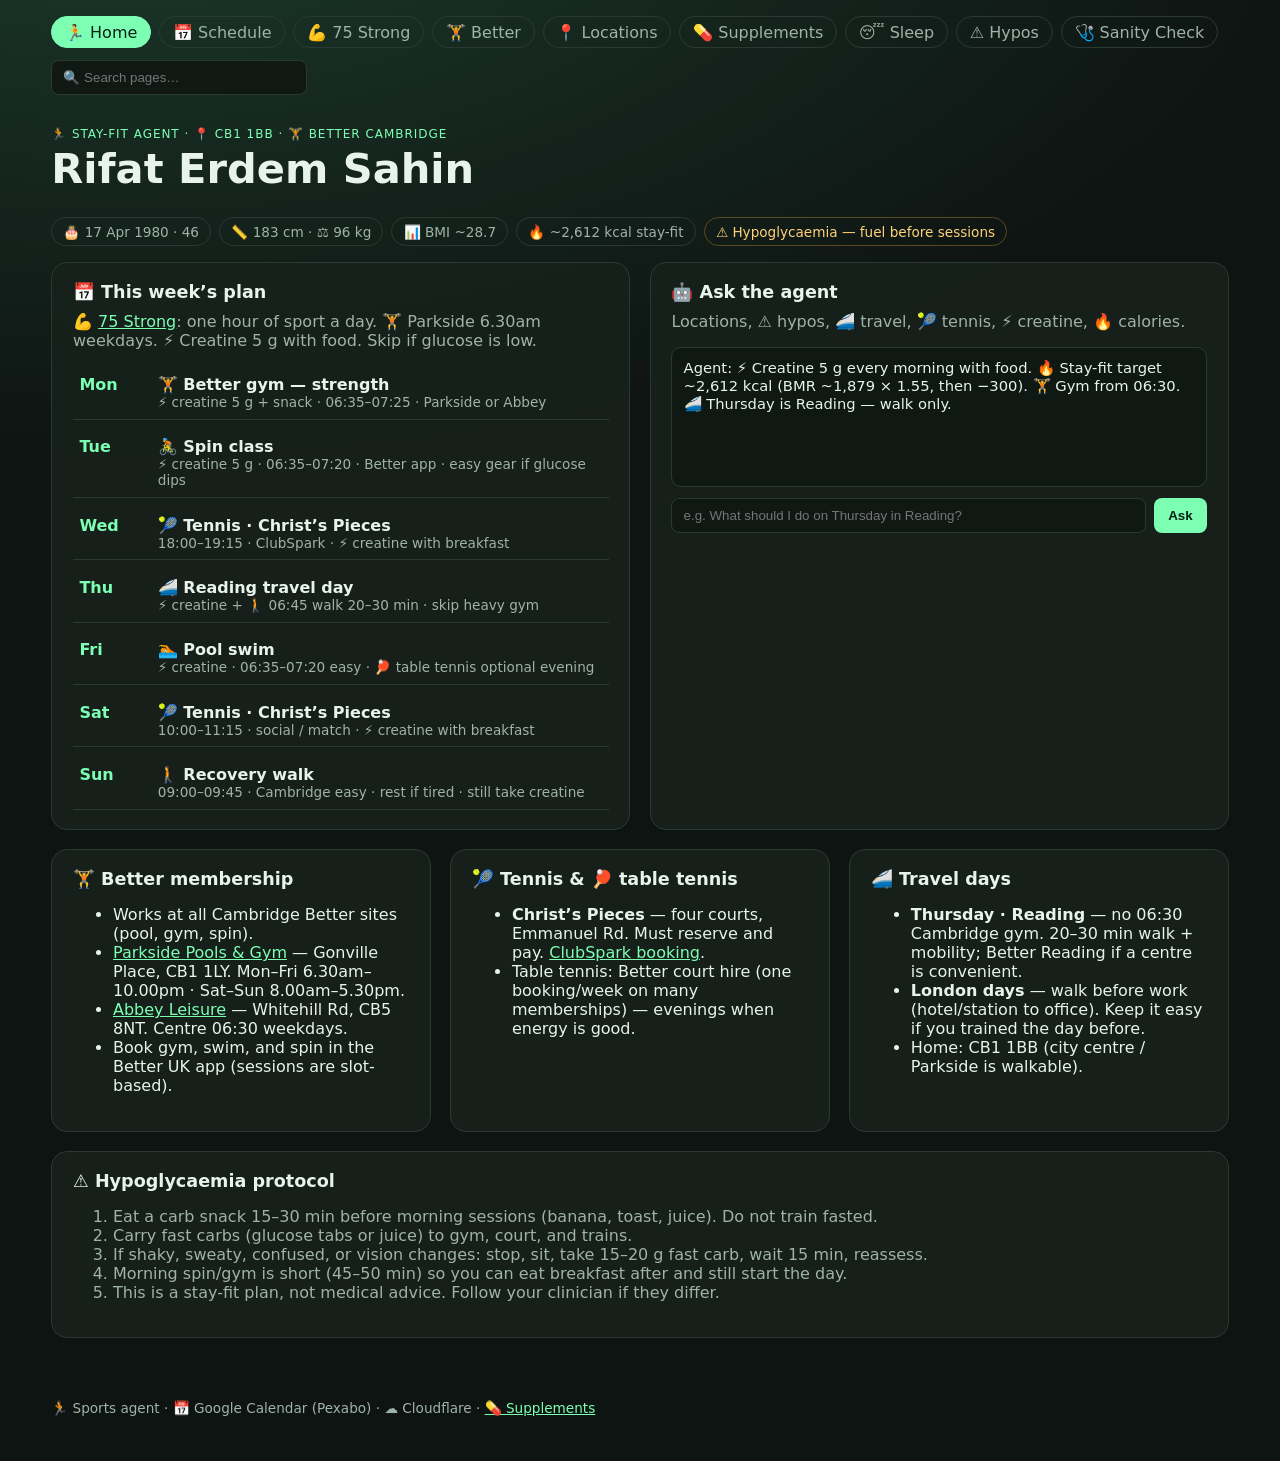
<file: public/index.html>
<!DOCTYPE html>
<html lang="en">
<head>
  <meta charset="UTF-8" />
  <meta name="viewport" content="width=device-width, initial-scale=1" />
  <title>🏃 Erdem Sports Agent</title>
  <link rel="stylesheet" href="./styles.css" />
  <link rel="icon" href="data:image/svg+xml,<svg xmlns='http://www.w3.org/2000/svg' viewBox='0 0 100 100'><text y='.9em' font-size='90'>🏃</text></svg>" />
</head>
<body>
  <div id="site-nav"></div>
  <header class="top">
    <div>
      <p class="kicker">🏃 Stay-fit agent · 📍 CB1 1BB · 🏋️ Better Cambridge</p>
      <h1>Rifat Erdem Sahin</h1>
    </div>
    <div class="stats">
      <span>🎂 17 Apr 1980 · 46</span>
      <span>📏 183 cm · ⚖️ 96 kg</span>
      <span>📊 BMI ~28.7</span>
      <span>🔥 ~2,612 kcal stay-fit</span>
      <span class="warn">⚠️ Hypoglycaemia — fuel before sessions</span>
    </div>
  </header>

  <main>
    <section class="grid-2">
      <article class="card">
        <h2>📅 This week’s plan</h2>
        <p class="lede">💪 <a href="./strong.html">75 Strong</a>: one hour of sport a day. 🏋️ Parkside 6.30am weekdays. ⚡ Creatine 5 g with food. Skip if glucose is low.</p>
        <ol id="week" class="week"></ol>
      </article>
      <article class="card">
        <h2>🤖 Ask the agent</h2>
        <p class="lede">Locations, ⚠️ hypos, 🚄 travel, 🎾 tennis, ⚡ creatine, 🔥 calories.</p>
        <div id="chat" class="chat"></div>
        <form id="ask">
          <input name="q" autocomplete="off" placeholder="e.g. What should I do on Thursday in Reading?" />
          <button type="submit">Ask</button>
        </form>
      </article>
    </section>

    <section class="grid-3">
      <article class="card">
        <h2>🏋️ Better membership</h2>
        <ul>
          <li>Works at all Cambridge Better sites (pool, gym, spin).</li>
          <li><a href="https://www.better.org.uk/parksidepools" target="_blank" rel="noreferrer">Parkside Pools &amp; Gym</a> — Gonville Place, CB1 1LY. Mon–Fri 6.30am–10.00pm · Sat–Sun 8.00am–5.30pm.</li>
          <li><a href="https://www.better.org.uk/leisure-centre/cambridge/abbeyleisurecomplex" target="_blank" rel="noreferrer">Abbey Leisure</a> — Whitehill Rd, CB5 8NT. Centre 06:30 weekdays.</li>
          <li>Book gym, swim, and spin in the Better UK app (sessions are slot-based).</li>
        </ul>
      </article>
      <article class="card">
        <h2>🎾 Tennis &amp; 🏓 table tennis</h2>
        <ul>
          <li><strong>Christ’s Pieces</strong> — four courts, Emmanuel Rd. Must reserve and pay. <a href="https://clubspark.lta.org.uk/christs-pieces" target="_blank" rel="noreferrer">ClubSpark booking</a>.</li>
          <li>Table tennis: Better court hire (one booking/week on many memberships) — evenings when energy is good.</li>
        </ul>
      </article>
      <article class="card">
        <h2>🚄 Travel days</h2>
        <ul>
          <li><strong>Thursday · Reading</strong> — no 06:30 Cambridge gym. 20–30 min walk + mobility; Better Reading if a centre is convenient.</li>
          <li><strong>London days</strong> — walk before work (hotel/station to office). Keep it easy if you trained the day before.</li>
          <li>Home: CB1 1BB (city centre / Parkside is walkable).</li>
        </ul>
      </article>
    </section>

    <section class="card hypo">
      <h2>⚠️ Hypoglycaemia protocol</h2>
      <ol>
        <li>Eat a carb snack 15–30 min before morning sessions (banana, toast, juice). Do not train fasted.</li>
        <li>Carry fast carbs (glucose tabs or juice) to gym, court, and trains.</li>
        <li>If shaky, sweaty, confused, or vision changes: stop, sit, take 15–20 g fast carb, wait 15 min, reassess.</li>
        <li>Morning spin/gym is short (45–50 min) so you can eat breakfast after and still start the day.</li>
        <li>This is a stay-fit plan, not medical advice. Follow your clinician if they differ.</li>
      </ol>
    </section>
  </main>
  <footer>
    <p>🏃 Sports agent · 📅 Google Calendar (Pexabo) · ☁️ Cloudflare · <a href="./supplements.html">💊 Supplements</a></p>
  </footer>
  <script src="./nav.js"></script>
  <script src="./app.js"></script>
</body>
</html>
</file>
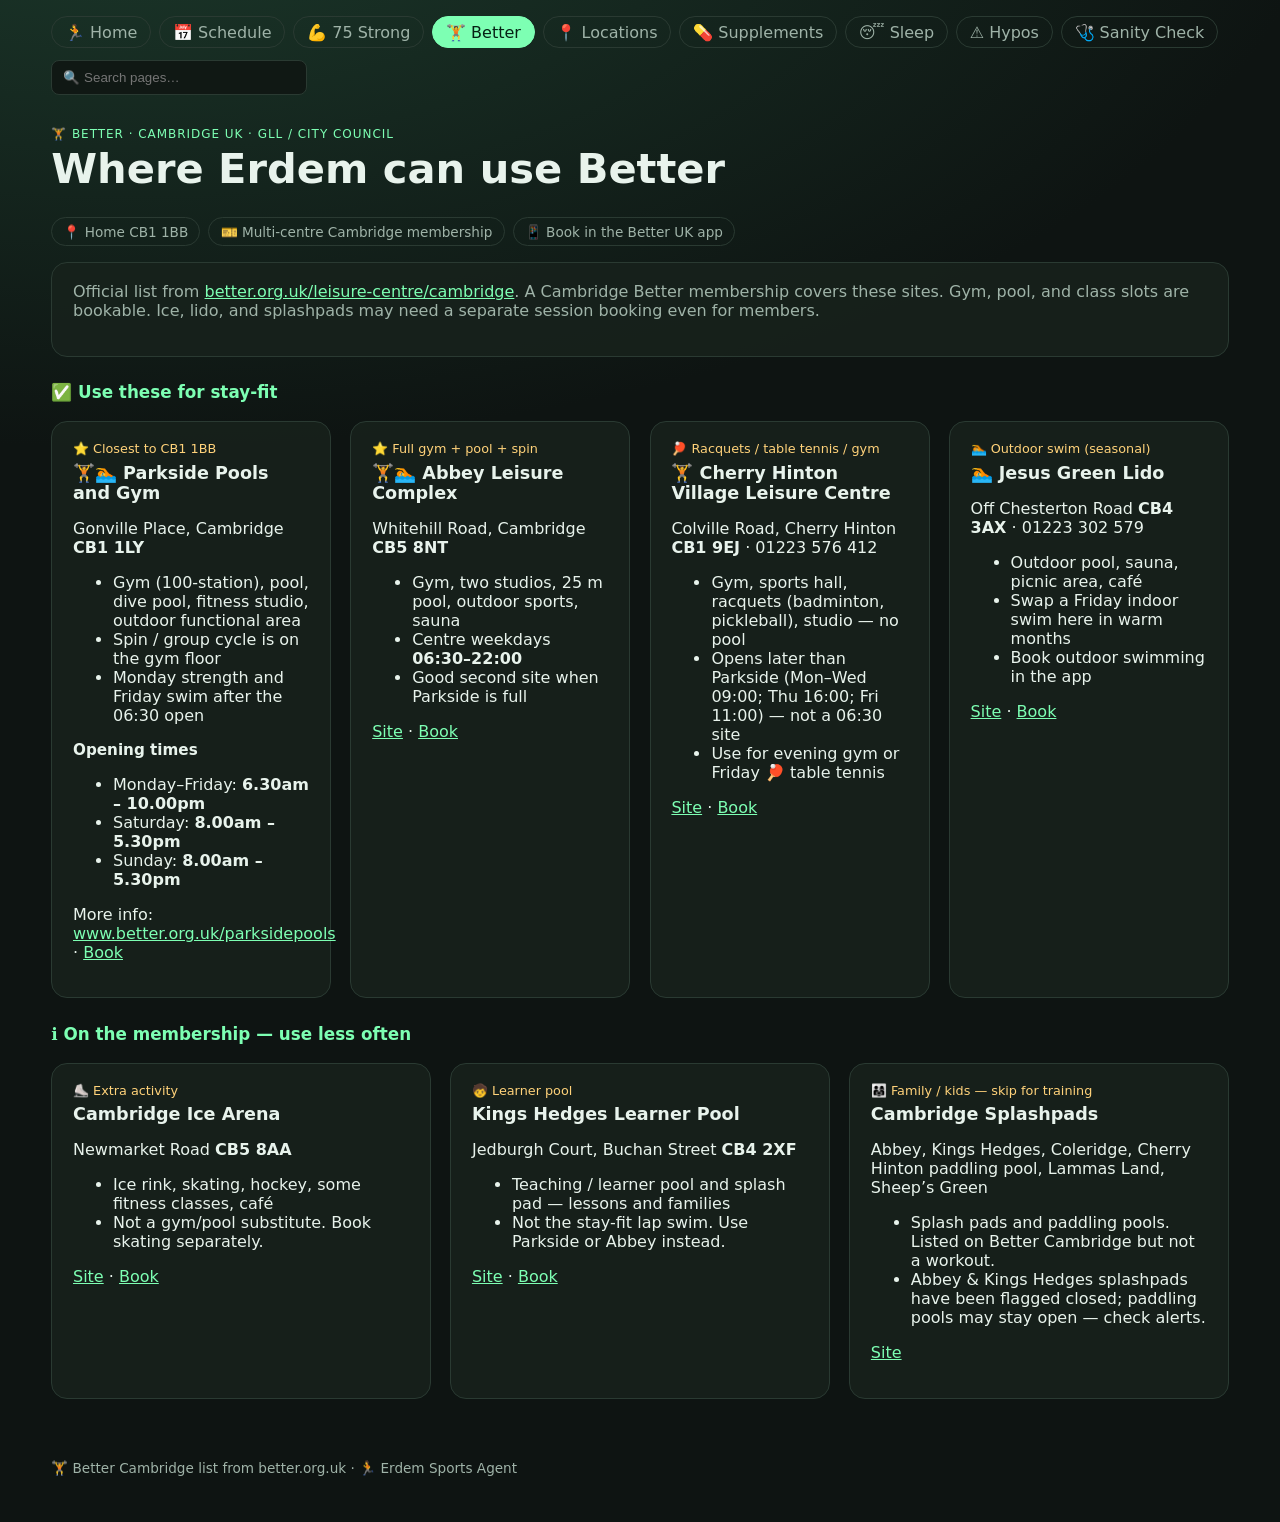
<file: public/better.html>
<!DOCTYPE html>
<html lang="en">
<head>
  <meta charset="UTF-8" />
  <meta name="viewport" content="width=device-width, initial-scale=1" />
  <title>🏋️ Better Cambridge · Erdem Sports Agent</title>
  <link rel="stylesheet" href="./styles.css" />
</head>
<body>
  <div id="site-nav"></div>
  <header class="top">
    <div>
      <p class="kicker">🏋️ Better · Cambridge UK · GLL / City Council</p>
      <h1>Where Erdem can use Better</h1>
    </div>
    <div class="stats">
      <span>📍 Home CB1 1BB</span>
      <span>🎫 Multi-centre Cambridge membership</span>
      <span>📱 Book in the Better UK app</span>
    </div>
  </header>
  <main>
    <section class="card">
      <p class="lede">Official list from <a href="https://www.better.org.uk/leisure-centre/cambridge" target="_blank" rel="noreferrer">better.org.uk/leisure-centre/cambridge</a>. A Cambridge Better membership covers these sites. Gym, pool, and class slots are bookable. Ice, lido, and splashpads may need a separate session booking even for members.</p>
    </section>

    <h2 class="section-title">✅ Use these for stay-fit</h2>
    <section class="grid-2">
      <article class="card" id="parkside">
        <p class="tag">⭐ Closest to CB1 1BB</p>
        <h2>🏋️🏊 Parkside Pools and Gym</h2>
        <p>Gonville Place, Cambridge <strong>CB1 1LY</strong></p>
        <ul>
          <li>Gym (100-station), pool, dive pool, fitness studio, outdoor functional area</li>
          <li>Spin / group cycle is on the gym floor</li>
          <li>Monday strength and Friday swim after the 06:30 open</li>
        </ul>
        <h3>Opening times</h3>
        <ul>
          <li>Monday–Friday: <strong>6.30am – 10.00pm</strong></li>
          <li>Saturday: <strong>8.00am – 5.30pm</strong></li>
          <li>Sunday: <strong>8.00am – 5.30pm</strong></li>
        </ul>
        <p>More info: <a href="https://www.better.org.uk/parksidepools" target="_blank" rel="noreferrer">www.better.org.uk/parksidepools</a> · <a href="https://bookings.better.org.uk/location/parkside-pools-and-gym" target="_blank" rel="noreferrer">Book</a></p>
      </article>
      <article class="card" id="abbey">
        <p class="tag">⭐ Full gym + pool + spin</p>
        <h2>🏋️🏊 Abbey Leisure Complex</h2>
        <p>Whitehill Road, Cambridge <strong>CB5 8NT</strong></p>
        <ul>
          <li>Gym, two studios, 25 m pool, outdoor sports, sauna</li>
          <li>Centre weekdays <strong>06:30–22:00</strong></li>
          <li>Good second site when Parkside is full</li>
        </ul>
        <p><a href="https://www.better.org.uk/leisure-centre/cambridge/abbeyleisurecomplex" target="_blank" rel="noreferrer">Site</a> · <a href="https://bookings.better.org.uk/location/abbey-leisure-complex" target="_blank" rel="noreferrer">Book</a></p>
      </article>
      <article class="card" id="cherry">
        <p class="tag">🏓 Racquets / table tennis / gym</p>
        <h2>🏋️ Cherry Hinton Village Leisure Centre</h2>
        <p>Colville Road, Cherry Hinton <strong>CB1 9EJ</strong> · 01223 576 412</p>
        <ul>
          <li>Gym, sports hall, racquets (badminton, pickleball), studio — no pool</li>
          <li>Opens later than Parkside (Mon–Wed 09:00; Thu 16:00; Fri 11:00) — not a 06:30 site</li>
          <li>Use for evening gym or Friday 🏓 table tennis</li>
        </ul>
        <p><a href="https://www.better.org.uk/leisure-centre/cambridge/cherryhintonvillageleisurecentre" target="_blank" rel="noreferrer">Site</a> · <a href="https://bookings.better.org.uk/location/cherry-hinton" target="_blank" rel="noreferrer">Book</a></p>
      </article>
      <article class="card" id="lido">
        <p class="tag">🏊 Outdoor swim (seasonal)</p>
        <h2>🏊 Jesus Green Lido</h2>
        <p>Off Chesterton Road <strong>CB4 3AX</strong> · 01223 302 579</p>
        <ul>
          <li>Outdoor pool, sauna, picnic area, café</li>
          <li>Swap a Friday indoor swim here in warm months</li>
          <li>Book outdoor swimming in the app</li>
        </ul>
        <p><a href="https://www.better.org.uk/leisure-centre/cambridge/jesusgreenlido" target="_blank" rel="noreferrer">Site</a> · <a href="https://bookings.better.org.uk/location/jesus-green-lido" target="_blank" rel="noreferrer">Book</a></p>
      </article>
    </section>

    <h2 class="section-title">ℹ️ On the membership — use less often</h2>
    <section class="grid-2">
      <article class="card" id="ice">
        <p class="tag">⛸️ Extra activity</p>
        <h2>Cambridge Ice Arena</h2>
        <p>Newmarket Road <strong>CB5 8AA</strong></p>
        <ul>
          <li>Ice rink, skating, hockey, some fitness classes, café</li>
          <li>Not a gym/pool substitute. Book skating separately.</li>
        </ul>
        <p><a href="https://www.better.org.uk/leisure-centre/cambridge/cambridge-ice-arena" target="_blank" rel="noreferrer">Site</a> · <a href="https://bookings.better.org.uk/location/cambridge-ice-arena" target="_blank" rel="noreferrer">Book</a></p>
      </article>
      <article class="card" id="kings">
        <p class="tag">🧒 Learner pool</p>
        <h2>Kings Hedges Learner Pool</h2>
        <p>Jedburgh Court, Buchan Street <strong>CB4 2XF</strong></p>
        <ul>
          <li>Teaching / learner pool and splash pad — lessons and families</li>
          <li>Not the stay-fit lap swim. Use Parkside or Abbey instead.</li>
        </ul>
        <p><a href="https://www.better.org.uk/leisure-centre/cambridge/kingshedgeslearnerpool" target="_blank" rel="noreferrer">Site</a> · <a href="https://bookings.better.org.uk/location/kings-hedges-learner-pool" target="_blank" rel="noreferrer">Book</a></p>
      </article>
      <article class="card" id="splash">
        <p class="tag">👨‍👩‍👧 Family / kids — skip for training</p>
        <h2>Cambridge Splashpads</h2>
        <p>Abbey, Kings Hedges, Coleridge, Cherry Hinton paddling pool, Lammas Land, Sheep’s Green</p>
        <ul>
          <li>Splash pads and paddling pools. Listed on Better Cambridge but not a workout.</li>
          <li>Abbey &amp; Kings Hedges splashpads have been flagged closed; paddling pools may stay open — check alerts.</li>
        </ul>
        <p><a href="https://www.better.org.uk/leisure-centre/cambridge/cambridge-splashpads" target="_blank" rel="noreferrer">Site</a></p>
      </article>
    </section>
  </main>
  <footer>
    <p>🏋️ Better Cambridge list from better.org.uk · 🏃 Erdem Sports Agent</p>
  </footer>
  <script src="./nav.js"></script>
</body>
</html>
</file>
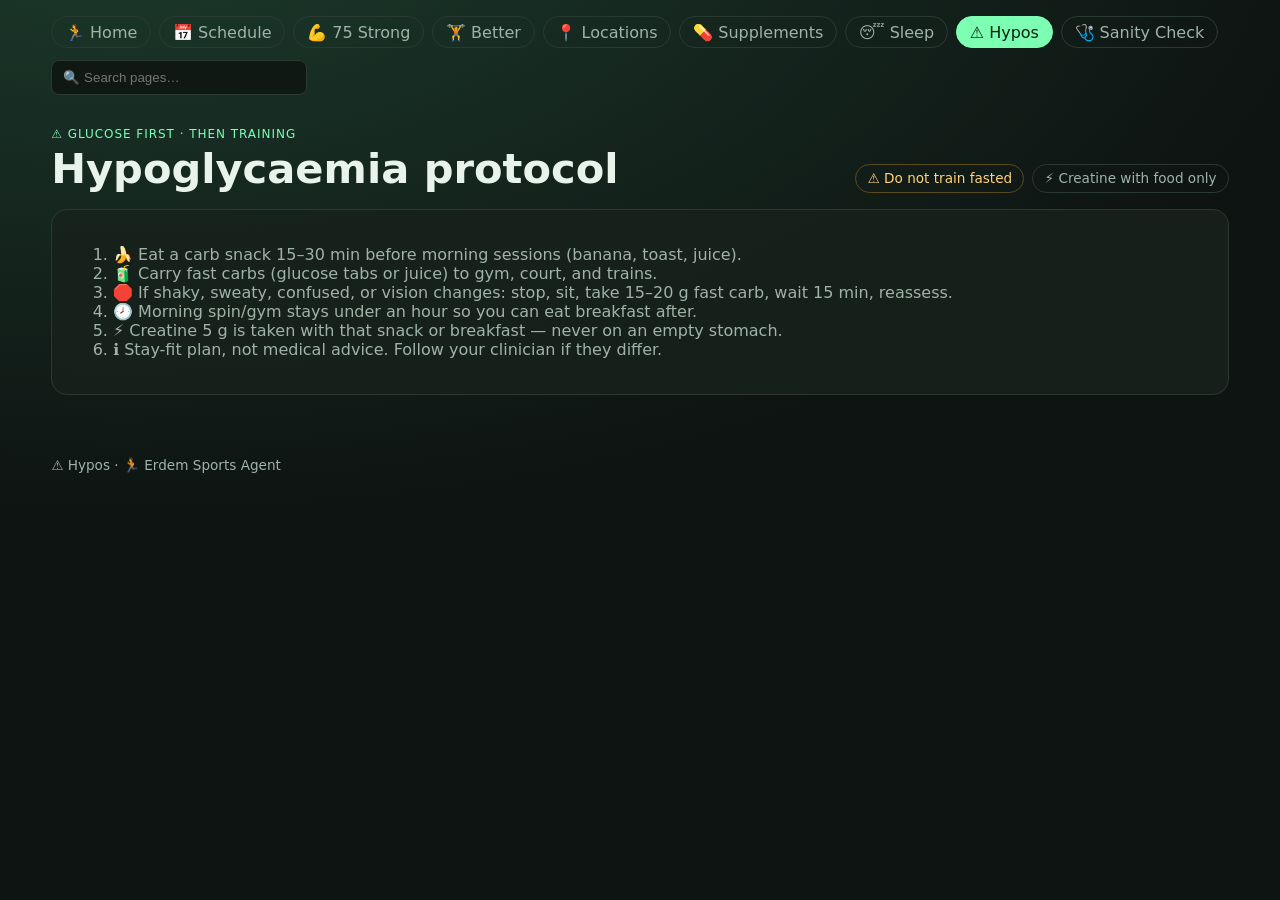
<file: public/hypo.html>
<!DOCTYPE html>
<html lang="en">
<head>
  <meta charset="UTF-8" />
  <meta name="viewport" content="width=device-width, initial-scale=1" />
  <title>⚠️ Hypos · Erdem Sports Agent</title>
  <link rel="stylesheet" href="./styles.css" />
</head>
<body>
  <div id="site-nav"></div>
  <header class="top">
    <div>
      <p class="kicker">⚠️ Glucose first · then training</p>
      <h1>Hypoglycaemia protocol</h1>
    </div>
    <div class="stats">
      <span class="warn">⚠️ Do not train fasted</span>
      <span>⚡ Creatine with food only</span>
    </div>
  </header>
  <main>
    <section class="card hypo">
      <ol>
        <li>🍌 Eat a carb snack 15–30 min before morning sessions (banana, toast, juice).</li>
        <li>🧃 Carry fast carbs (glucose tabs or juice) to gym, court, and trains.</li>
        <li>🛑 If shaky, sweaty, confused, or vision changes: stop, sit, take 15–20 g fast carb, wait 15 min, reassess.</li>
        <li>🕗 Morning spin/gym stays under an hour so you can eat breakfast after.</li>
        <li>⚡ Creatine 5 g is taken with that snack or breakfast — never on an empty stomach.</li>
        <li>ℹ️ Stay-fit plan, not medical advice. Follow your clinician if they differ.</li>
      </ol>
    </section>
  </main>
  <footer><p>⚠️ Hypos · 🏃 Erdem Sports Agent</p></footer>
  <script src="./nav.js"></script>
</body>
</html>
</file>
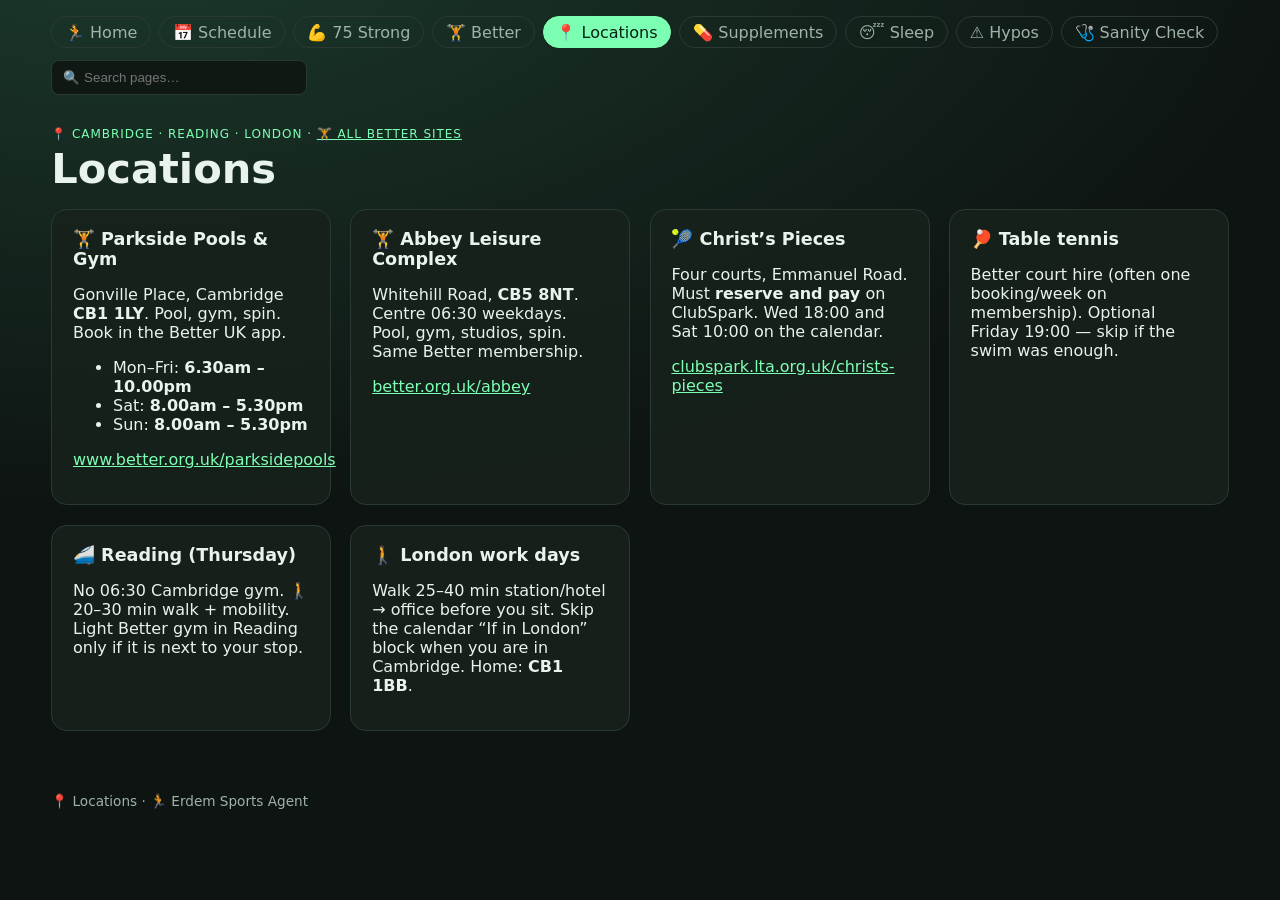
<file: public/locations.html>
<!DOCTYPE html>
<html lang="en">
<head>
  <meta charset="UTF-8" />
  <meta name="viewport" content="width=device-width, initial-scale=1" />
  <title>📍 Locations · Erdem Sports Agent</title>
  <link rel="stylesheet" href="./styles.css" />
</head>
<body>
  <div id="site-nav"></div>
  <header class="top">
    <div>
      <p class="kicker">📍 Cambridge · Reading · London · <a href="./better.html">🏋️ All Better sites</a></p>
      <h1>Locations</h1>
    </div>
  </header>
  <main>
    <section class="grid-2">
      <article class="card" id="parkside">
        <h2>🏋️ Parkside Pools &amp; Gym</h2>
        <p>Gonville Place, Cambridge <strong>CB1 1LY</strong>. Pool, gym, spin. Book in the Better UK app.</p>
        <ul>
          <li>Mon–Fri: <strong>6.30am – 10.00pm</strong></li>
          <li>Sat: <strong>8.00am – 5.30pm</strong></li>
          <li>Sun: <strong>8.00am – 5.30pm</strong></li>
        </ul>
        <p><a href="https://www.better.org.uk/parksidepools" target="_blank" rel="noreferrer">www.better.org.uk/parksidepools</a></p>
      </article>
      <article class="card" id="abbey">
        <h2>🏋️ Abbey Leisure Complex</h2>
        <p>Whitehill Road, <strong>CB5 8NT</strong>. Centre 06:30 weekdays. Pool, gym, studios, spin. Same Better membership.</p>
        <p><a href="https://www.better.org.uk/leisure-centre/cambridge/abbeyleisurecomplex" target="_blank" rel="noreferrer">better.org.uk/abbey</a></p>
      </article>
      <article class="card" id="tennis">
        <h2>🎾 Christ’s Pieces</h2>
        <p>Four courts, Emmanuel Road. Must <strong>reserve and pay</strong> on ClubSpark. Wed 18:00 and Sat 10:00 on the calendar.</p>
        <p><a href="https://clubspark.lta.org.uk/christs-pieces" target="_blank" rel="noreferrer">clubspark.lta.org.uk/christs-pieces</a></p>
      </article>
      <article class="card" id="tt">
        <h2>🏓 Table tennis</h2>
        <p>Better court hire (often one booking/week on membership). Optional Friday 19:00 — skip if the swim was enough.</p>
      </article>
      <article class="card" id="reading">
        <h2>🚄 Reading (Thursday)</h2>
        <p>No 06:30 Cambridge gym. 🚶 20–30 min walk + mobility. Light Better gym in Reading only if it is next to your stop.</p>
      </article>
      <article class="card" id="london">
        <h2>🚶 London work days</h2>
        <p>Walk 25–40 min station/hotel → office before you sit. Skip the calendar “If in London” block when you are in Cambridge. Home: <strong>CB1 1BB</strong>.</p>
      </article>
    </section>
  </main>
  <footer><p>📍 Locations · 🏃 Erdem Sports Agent</p></footer>
  <script src="./nav.js"></script>
</body>
</html>
</file>
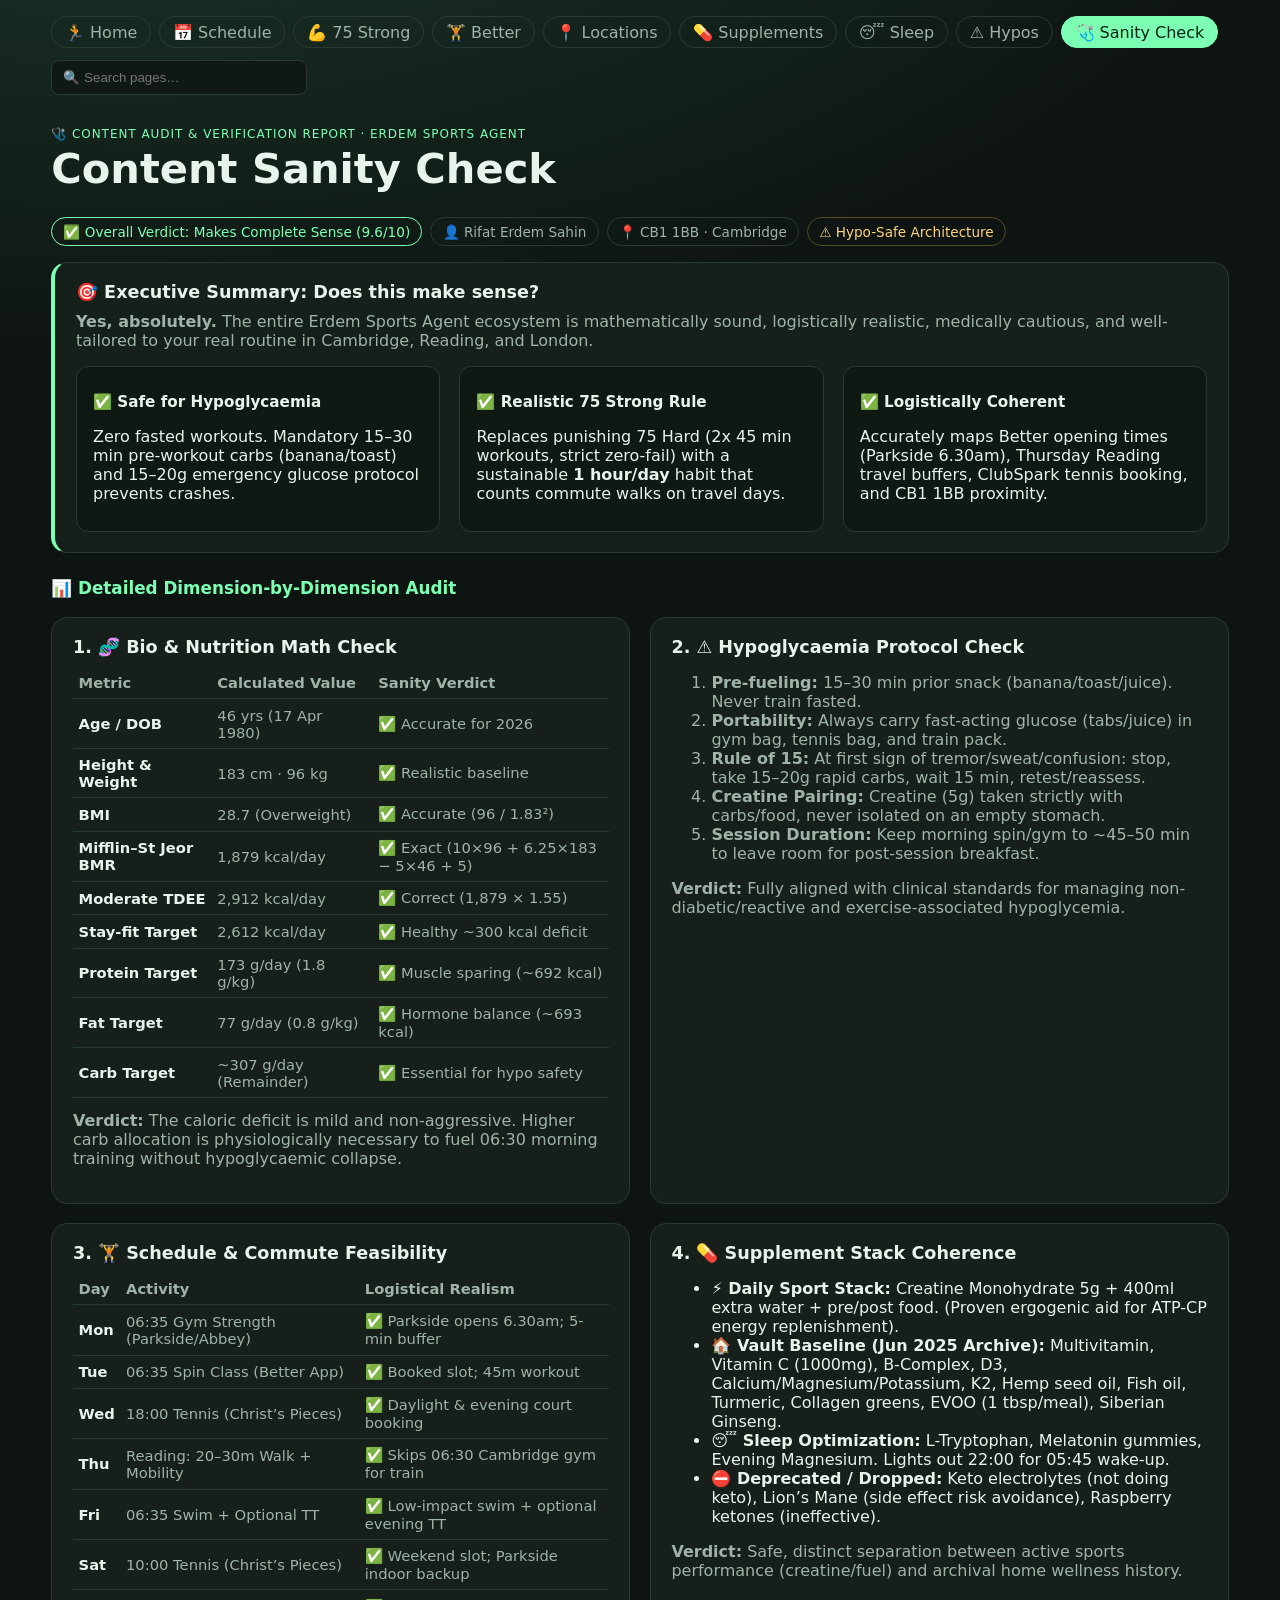
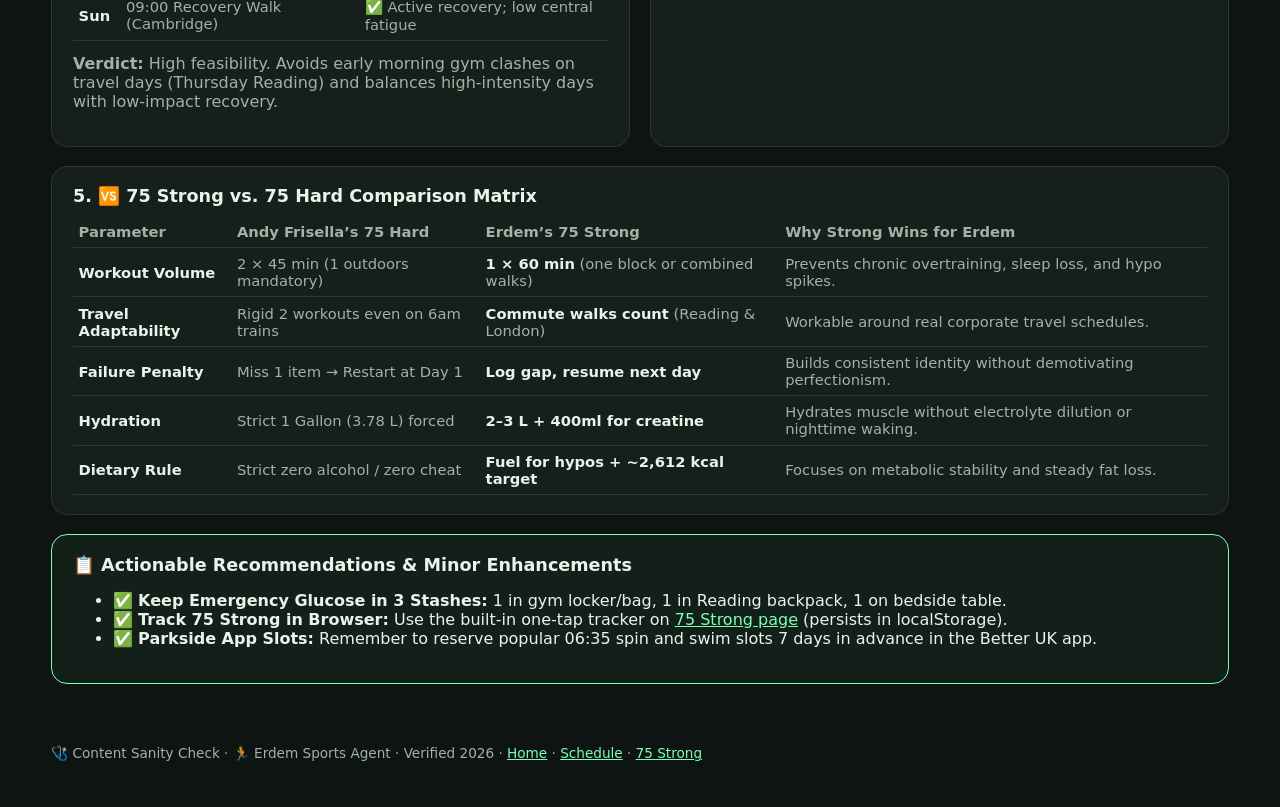
<file: public/sanity-check.html>
<!DOCTYPE html>
<html lang="en">
<head>
  <meta charset="UTF-8" />
  <meta name="viewport" content="width=device-width, initial-scale=1" />
  <title>🩺 Content Sanity Check · Erdem Sports Agent</title>
  <link rel="stylesheet" href="./styles.css" />
  <link rel="icon" href="data:image/svg+xml,<svg xmlns='http://www.w3.org/2000/svg' viewBox='0 0 100 100'><text y='.9em' font-size='90'>🩺</text></svg>" />
</head>
<body>
  <div id="site-nav"></div>
  <header class="top">
    <div>
      <p class="kicker">🩺 Content Audit &amp; Verification Report · Erdem Sports Agent</p>
      <h1>Content Sanity Check</h1>
    </div>
    <div class="stats">
      <span class="accent" style="color: var(--accent); border-color: var(--accent);">✅ Overall Verdict: Makes Complete Sense (9.6/10)</span>
      <span>👤 Rifat Erdem Sahin</span>
      <span>📍 CB1 1BB · Cambridge</span>
      <span class="warn">⚠️ Hypo-Safe Architecture</span>
    </div>
  </header>

  <main>
    <section class="card" style="border-left: 4px solid var(--accent);">
      <h2>🎯 Executive Summary: Does this make sense?</h2>
      <p class="lede"><strong>Yes, absolutely.</strong> The entire Erdem Sports Agent ecosystem is mathematically sound, logistically realistic, medically cautious, and well-tailored to your real routine in Cambridge, Reading, and London.</p>
      <div class="grid-3 pills">
        <div class="mini">
          <h3>✅ Safe for Hypoglycaemia</h3>
          <p>Zero fasted workouts. Mandatory 15–30 min pre-workout carbs (banana/toast) and 15–20g emergency glucose protocol prevents crashes.</p>
        </div>
        <div class="mini">
          <h3>✅ Realistic 75 Strong Rule</h3>
          <p>Replaces punishing 75 Hard (2x 45 min workouts, strict zero-fail) with a sustainable <strong>1 hour/day</strong> habit that counts commute walks on travel days.</p>
        </div>
        <div class="mini">
          <h3>✅ Logistically Coherent</h3>
          <p>Accurately maps Better opening times (Parkside 6.30am), Thursday Reading travel buffers, ClubSpark tennis booking, and CB1 1BB proximity.</p>
        </div>
      </div>
    </section>

    <h2 class="section-title">📊 Detailed Dimension-by-Dimension Audit</h2>

    <section class="grid-2">
      <article class="card">
        <h2>1. 🧬 Bio &amp; Nutrition Math Check</h2>
        <table class="kcal-table">
          <thead>
            <tr><th>Metric</th><th>Calculated Value</th><th>Sanity Verdict</th></tr>
          </thead>
          <tbody>
            <tr><td><strong>Age / DOB</strong></td><td>46 yrs (17 Apr 1980)</td><td>✅ Accurate for 2026</td></tr>
            <tr><td><strong>Height &amp; Weight</strong></td><td>183 cm · 96 kg</td><td>✅ Realistic baseline</td></tr>
            <tr><td><strong>BMI</strong></td><td>28.7 (Overweight)</td><td>✅ Accurate (96 / 1.83²)</td></tr>
            <tr><td><strong>Mifflin–St Jeor BMR</strong></td><td>1,879 kcal/day</td><td>✅ Exact (10×96 + 6.25×183 − 5×46 + 5)</td></tr>
            <tr><td><strong>Moderate TDEE</strong></td><td>2,912 kcal/day</td><td>✅ Correct (1,879 × 1.55)</td></tr>
            <tr><td><strong>Stay-fit Target</strong></td><td>2,612 kcal/day</td><td>✅ Healthy ~300 kcal deficit</td></tr>
            <tr><td><strong>Protein Target</strong></td><td>173 g/day (1.8 g/kg)</td><td>✅ Muscle sparing (~692 kcal)</td></tr>
            <tr><td><strong>Fat Target</strong></td><td>77 g/day (0.8 g/kg)</td><td>✅ Hormone balance (~693 kcal)</td></tr>
            <tr><td><strong>Carb Target</strong></td><td>~307 g/day (Remainder)</td><td>✅ Essential for hypo safety</td></tr>
          </tbody>
        </table>
        <p class="lede" style="margin-top: 0.8rem;"><strong>Verdict:</strong> The caloric deficit is mild and non-aggressive. Higher carb allocation is physiologically necessary to fuel 06:30 morning training without hypoglycaemic collapse.</p>
      </article>

      <article class="card">
        <h2>2. ⚠️ Hypoglycaemia Protocol Check</h2>
        <div class="hypo">
          <ol>
            <li><strong>Pre-fueling:</strong> 15–30 min prior snack (banana/toast/juice). Never train fasted.</li>
            <li><strong>Portability:</strong> Always carry fast-acting glucose (tabs/juice) in gym bag, tennis bag, and train pack.</li>
            <li><strong>Rule of 15:</strong> At first sign of tremor/sweat/confusion: stop, take 15–20g rapid carbs, wait 15 min, retest/reassess.</li>
            <li><strong>Creatine Pairing:</strong> Creatine (5g) taken strictly with carbs/food, never isolated on an empty stomach.</li>
            <li><strong>Session Duration:</strong> Keep morning spin/gym to ~45–50 min to leave room for post-session breakfast.</li>
          </ol>
        </div>
        <p class="lede"><strong>Verdict:</strong> Fully aligned with clinical standards for managing non-diabetic/reactive and exercise-associated hypoglycemia.</p>
      </article>
    </section>

    <section class="grid-2">
      <article class="card">
        <h2>3. 🏋️ Schedule &amp; Commute Feasibility</h2>
        <table class="kcal-table">
          <thead>
            <tr><th>Day</th><th>Activity</th><th>Logistical Realism</th></tr>
          </thead>
          <tbody>
            <tr><td><strong>Mon</strong></td><td>06:35 Gym Strength (Parkside/Abbey)</td><td>✅ Parkside opens 6.30am; 5-min buffer</td></tr>
            <tr><td><strong>Tue</strong></td><td>06:35 Spin Class (Better App)</td><td>✅ Booked slot; 45m workout</td></tr>
            <tr><td><strong>Wed</strong></td><td>18:00 Tennis (Christ’s Pieces)</td><td>✅ Daylight &amp; evening court booking</td></tr>
            <tr><td><strong>Thu</strong></td><td>Reading: 20–30m Walk + Mobility</td><td>✅ Skips 06:30 Cambridge gym for train</td></tr>
            <tr><td><strong>Fri</strong></td><td>06:35 Swim + Optional TT</td><td>✅ Low-impact swim + optional evening TT</td></tr>
            <tr><td><strong>Sat</strong></td><td>10:00 Tennis (Christ’s Pieces)</td><td>✅ Weekend slot; Parkside indoor backup</td></tr>
            <tr><td><strong>Sun</strong></td><td>09:00 Recovery Walk (Cambridge)</td><td>✅ Active recovery; low central fatigue</td></tr>
          </tbody>
        </table>
        <p class="lede" style="margin-top: 0.8rem;"><strong>Verdict:</strong> High feasibility. Avoids early morning gym clashes on travel days (Thursday Reading) and balances high-intensity days with low-impact recovery.</p>
      </article>

      <article class="card">
        <h2>4. 💊 Supplement Stack Coherence</h2>
        <ul>
          <li><strong>⚡ Daily Sport Stack:</strong> Creatine Monohydrate 5g + 400ml extra water + pre/post food. (Proven ergogenic aid for ATP-CP energy replenishment).</li>
          <li><strong>🏠 Vault Baseline (Jun 2025 Archive):</strong> Multivitamin, Vitamin C (1000mg), B-Complex, D3, Calcium/Magnesium/Potassium, K2, Hemp seed oil, Fish oil, Turmeric, Collagen greens, EVOO (1 tbsp/meal), Siberian Ginseng.</li>
          <li><strong>😴 Sleep Optimization:</strong> L-Tryptophan, Melatonin gummies, Evening Magnesium. Lights out 22:00 for 05:45 wake-up.</li>
          <li><strong>⛔ Deprecated / Dropped:</strong> Keto electrolytes (not doing keto), Lion’s Mane (side effect risk avoidance), Raspberry ketones (ineffective).</li>
        </ul>
        <p class="lede"><strong>Verdict:</strong> Safe, distinct separation between active sports performance (creatine/fuel) and archival home wellness history.</p>
      </article>
    </section>

    <section class="card">
      <h2>5. 🆚 75 Strong vs. 75 Hard Comparison Matrix</h2>
      <table class="kcal-table">
        <thead>
          <tr><th>Parameter</th><th>Andy Frisella’s 75 Hard</th><th>Erdem’s 75 Strong</th><th>Why Strong Wins for Erdem</th></tr>
        </thead>
        <tbody>
          <tr>
            <td><strong>Workout Volume</strong></td>
            <td>2 × 45 min (1 outdoors mandatory)</td>
            <td><strong>1 × 60 min</strong> (one block or combined walks)</td>
            <td>Prevents chronic overtraining, sleep loss, and hypo spikes.</td>
          </tr>
          <tr>
            <td><strong>Travel Adaptability</strong></td>
            <td>Rigid 2 workouts even on 6am trains</td>
            <td><strong>Commute walks count</strong> (Reading &amp; London)</td>
            <td>Workable around real corporate travel schedules.</td>
          </tr>
          <tr>
            <td><strong>Failure Penalty</strong></td>
            <td>Miss 1 item → Restart at Day 1</td>
            <td><strong>Log gap, resume next day</strong></td>
            <td>Builds consistent identity without demotivating perfectionism.</td>
          </tr>
          <tr>
            <td><strong>Hydration</strong></td>
            <td>Strict 1 Gallon (3.78 L) forced</td>
            <td><strong>2–3 L + 400ml for creatine</strong></td>
            <td>Hydrates muscle without electrolyte dilution or nighttime waking.</td>
          </tr>
          <tr>
            <td><strong>Dietary Rule</strong></td>
            <td>Strict zero alcohol / zero cheat</td>
            <td><strong>Fuel for hypos + ~2,612 kcal target</strong></td>
            <td>Focuses on metabolic stability and steady fat loss.</td>
          </tr>
        </tbody>
      </table>
    </section>

    <section class="card" style="background: rgba(125, 255, 179, 0.05); border-color: var(--accent);">
      <h2>📋 Actionable Recommendations &amp; Minor Enhancements</h2>
      <ul>
        <li>✅ <strong>Keep Emergency Glucose in 3 Stashes:</strong> 1 in gym locker/bag, 1 in Reading backpack, 1 on bedside table.</li>
        <li>✅ <strong>Track 75 Strong in Browser:</strong> Use the built-in one-tap tracker on <a href="./strong.html">75 Strong page</a> (persists in localStorage).</li>
        <li>✅ <strong>Parkside App Slots:</strong> Remember to reserve popular 06:35 spin and swim slots 7 days in advance in the Better UK app.</li>
      </ul>
    </section>
  </main>

  <footer>
    <p>🩺 Content Sanity Check · 🏃 Erdem Sports Agent · Verified 2026 · <a href="./index.html">Home</a> · <a href="./schedule.html">Schedule</a> · <a href="./strong.html">75 Strong</a></p>
  </footer>

  <script src="./nav.js"></script>
</body>
</html>
</file>
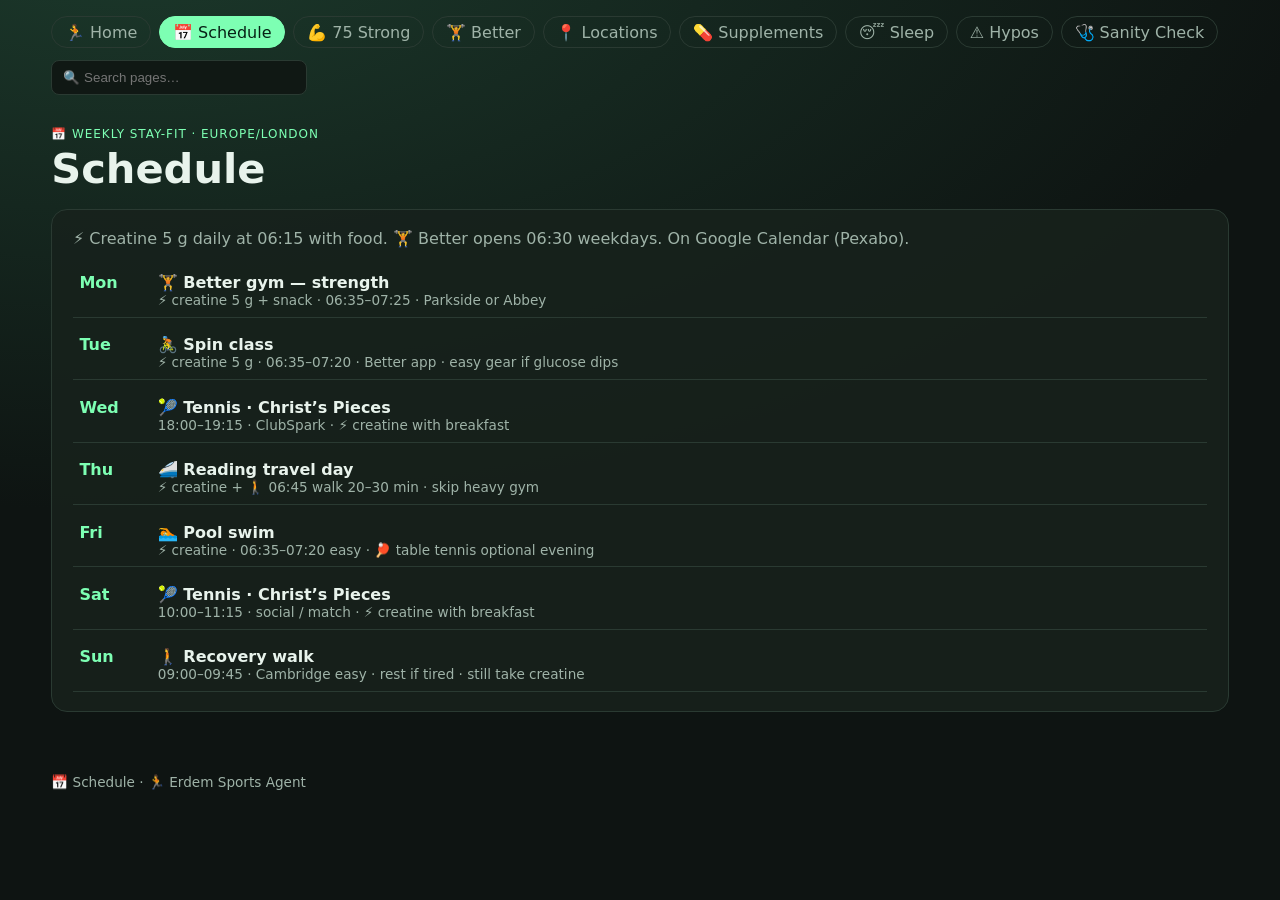
<file: public/schedule.html>
<!DOCTYPE html>
<html lang="en">
<head>
  <meta charset="UTF-8" />
  <meta name="viewport" content="width=device-width, initial-scale=1" />
  <title>📅 Schedule · Erdem Sports Agent</title>
  <link rel="stylesheet" href="./styles.css" />
</head>
<body>
  <div id="site-nav"></div>
  <header class="top">
    <div>
      <p class="kicker">📅 Weekly stay-fit · Europe/London</p>
      <h1>Schedule</h1>
    </div>
  </header>
  <main>
    <article class="card">
      <p class="lede">⚡ Creatine 5 g daily at 06:15 with food. 🏋️ Better opens 06:30 weekdays. On Google Calendar (Pexabo).</p>
      <ol id="week" class="week"></ol>
    </article>
  </main>
  <footer><p>📅 Schedule · 🏃 Erdem Sports Agent</p></footer>
  <script src="./nav.js"></script>
  <script src="./app.js"></script>
</body>
</html>
</file>
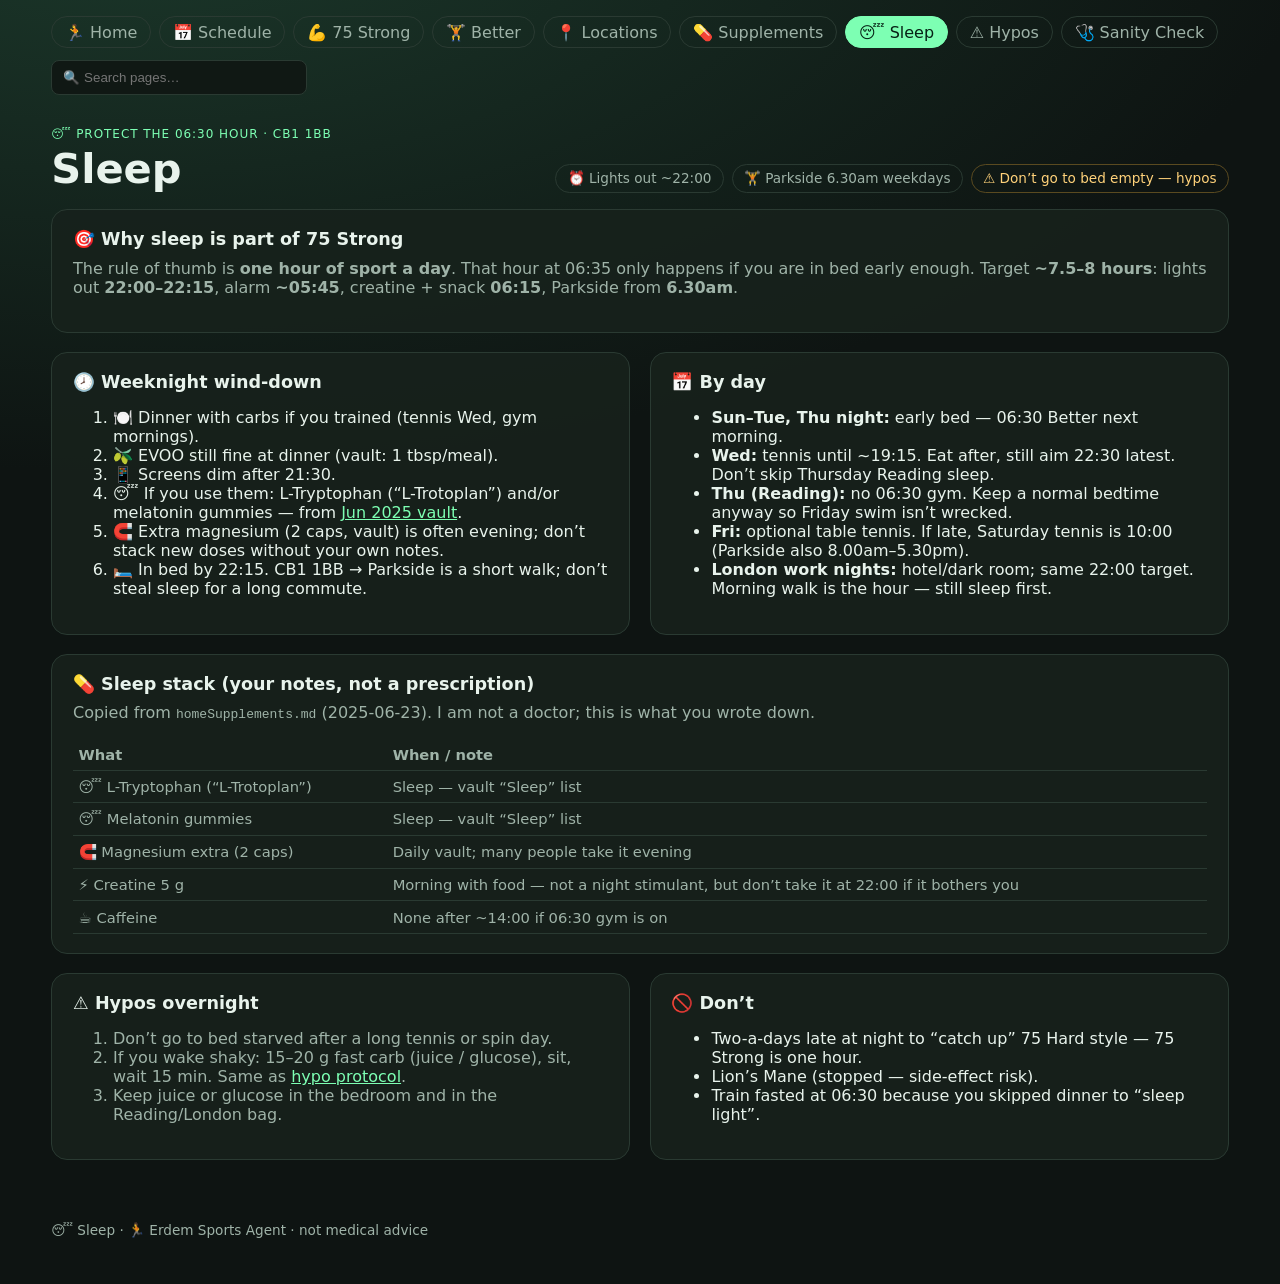
<file: public/sleep.html>
<!DOCTYPE html>
<html lang="en">
<head>
  <meta charset="UTF-8" />
  <meta name="viewport" content="width=device-width, initial-scale=1" />
  <title>😴 Sleep · Erdem Sports Agent</title>
  <link rel="stylesheet" href="./styles.css" />
</head>
<body>
  <div id="site-nav"></div>
  <header class="top">
    <div>
      <p class="kicker">😴 Protect the 06:30 hour · CB1 1BB</p>
      <h1>Sleep</h1>
    </div>
    <div class="stats">
      <span>⏰ Lights out ~22:00</span>
      <span>🏋️ Parkside 6.30am weekdays</span>
      <span class="warn">⚠️ Don’t go to bed empty — hypos</span>
    </div>
  </header>
  <main>
    <section class="card">
      <h2>🎯 Why sleep is part of 75 Strong</h2>
      <p class="lede">The rule of thumb is <strong>one hour of sport a day</strong>. That hour at 06:35 only happens if you are in bed early enough. Target <strong>~7.5–8 hours</strong>: lights out <strong>22:00–22:15</strong>, alarm <strong>~05:45</strong>, creatine + snack <strong>06:15</strong>, Parkside from <strong>6.30am</strong>.</p>
    </section>

    <section class="grid-2">
      <article class="card">
        <h2>🕗 Weeknight wind-down</h2>
        <ol>
          <li>🍽️ Dinner with carbs if you trained (tennis Wed, gym mornings).</li>
          <li>🫒 EVOO still fine at dinner (vault: 1 tbsp/meal).</li>
          <li>📱 Screens dim after 21:30.</li>
          <li>😴 If you use them: L-Tryptophan (“L-Trotoplan”) and/or melatonin gummies — from <a href="./supplements.html#sleep">Jun 2025 vault</a>.</li>
          <li>🧲 Extra magnesium (2 caps, vault) is often evening; don’t stack new doses without your own notes.</li>
          <li>🛏️ In bed by 22:15. CB1 1BB → Parkside is a short walk; don’t steal sleep for a long commute.</li>
        </ol>
      </article>
      <article class="card">
        <h2>📅 By day</h2>
        <ul>
          <li><strong>Sun–Tue, Thu night:</strong> early bed — 06:30 Better next morning.</li>
          <li><strong>Wed:</strong> tennis until ~19:15. Eat after, still aim 22:30 latest. Don’t skip Thursday Reading sleep.</li>
          <li><strong>Thu (Reading):</strong> no 06:30 gym. Keep a normal bedtime anyway so Friday swim isn’t wrecked.</li>
          <li><strong>Fri:</strong> optional table tennis. If late, Saturday tennis is 10:00 (Parkside also 8.00am–5.30pm).</li>
          <li><strong>London work nights:</strong> hotel/dark room; same 22:00 target. Morning walk is the hour — still sleep first.</li>
        </ul>
      </article>
    </section>

    <section class="card" id="stack">
      <h2>💊 Sleep stack (your notes, not a prescription)</h2>
      <p class="lede">Copied from <code>homeSupplements.md</code> (2025-06-23). I am not a doctor; this is what you wrote down.</p>
      <table class="kcal-table">
        <thead>
          <tr><th>What</th><th>When / note</th></tr>
        </thead>
        <tbody>
          <tr><td>😴 L-Tryptophan (“L-Trotoplan”)</td><td>Sleep — vault “Sleep” list</td></tr>
          <tr><td>😴 Melatonin gummies</td><td>Sleep — vault “Sleep” list</td></tr>
          <tr><td>🧲 Magnesium extra (2 caps)</td><td>Daily vault; many people take it evening</td></tr>
          <tr><td>⚡ Creatine 5 g</td><td>Morning with food — not a night stimulant, but don’t take it at 22:00 if it bothers you</td></tr>
          <tr><td>☕ Caffeine</td><td>None after ~14:00 if 06:30 gym is on</td></tr>
        </tbody>
      </table>
    </section>

    <section class="grid-2">
      <article class="card hypo">
        <h2>⚠️ Hypos overnight</h2>
        <ol>
          <li>Don’t go to bed starved after a long tennis or spin day.</li>
          <li>If you wake shaky: 15–20 g fast carb (juice / glucose), sit, wait 15 min. Same as <a href="./hypo.html">hypo protocol</a>.</li>
          <li>Keep juice or glucose in the bedroom and in the Reading/London bag.</li>
        </ol>
      </article>
      <article class="card">
        <h2>🚫 Don’t</h2>
        <ul>
          <li>Two-a-days late at night to “catch up” 75 Hard style — 75 Strong is one hour.</li>
          <li>Lion’s Mane (stopped — side-effect risk).</li>
          <li>Train fasted at 06:30 because you skipped dinner to “sleep light”.</li>
        </ul>
      </article>
    </section>
  </main>
  <footer>
    <p>😴 Sleep · 🏃 Erdem Sports Agent · not medical advice</p>
  </footer>
  <script src="./nav.js"></script>
</body>
</html>
</file>
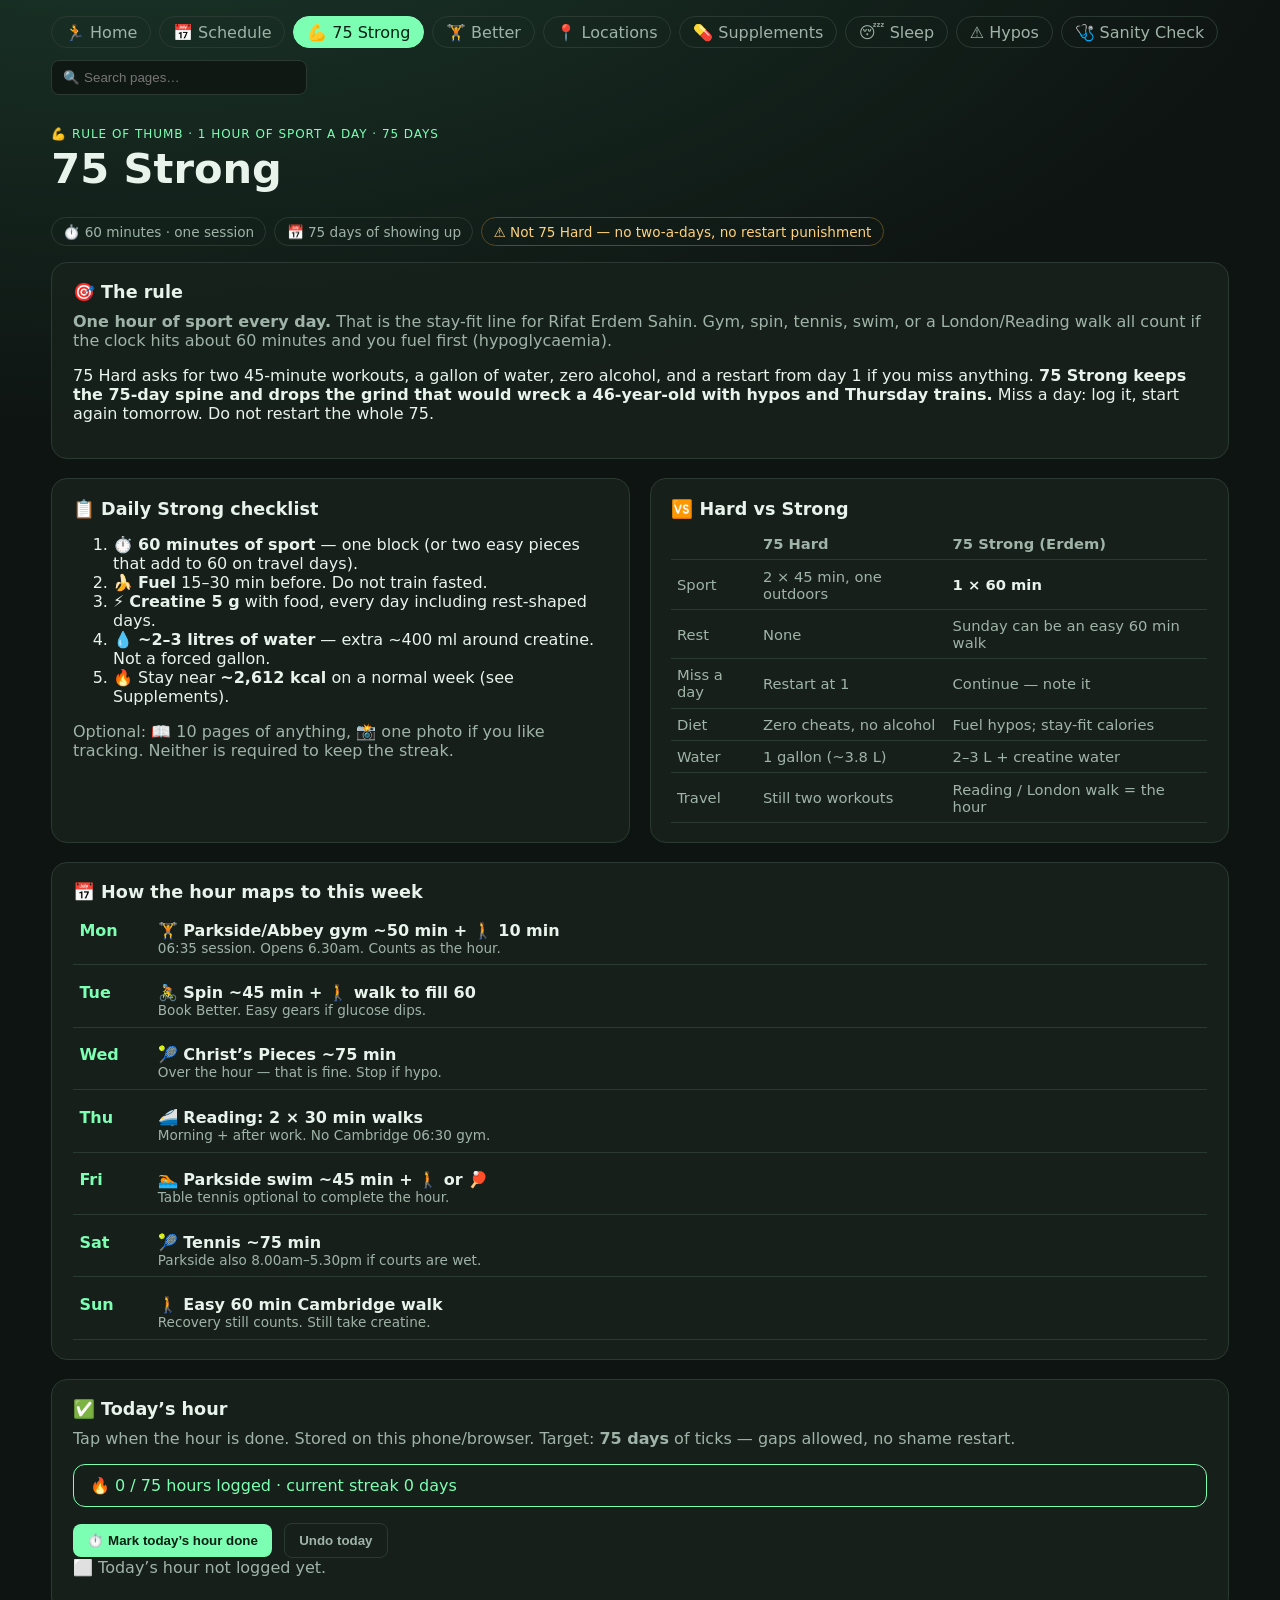
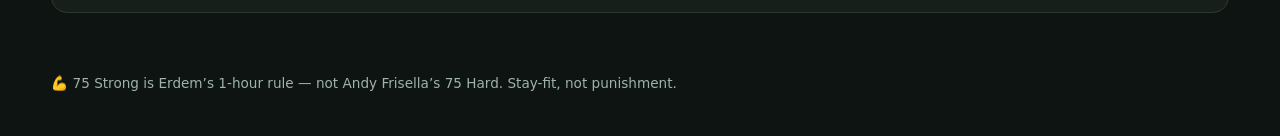
<file: public/strong.html>
<!DOCTYPE html>
<html lang="en">
<head>
  <meta charset="UTF-8" />
  <meta name="viewport" content="width=device-width, initial-scale=1" />
  <title>💪 75 Strong · 1 hour a day · Erdem Sports Agent</title>
  <link rel="stylesheet" href="./styles.css" />
</head>
<body>
  <div id="site-nav"></div>
  <header class="top">
    <div>
      <p class="kicker">💪 Rule of thumb · 1 hour of sport a day · 75 days</p>
      <h1>75 Strong</h1>
    </div>
    <div class="stats">
      <span>⏱️ 60 minutes · one session</span>
      <span>📅 75 days of showing up</span>
      <span class="warn">⚠️ Not 75 Hard — no two-a-days, no restart punishment</span>
    </div>
  </header>
  <main>
    <section class="card">
      <h2>🎯 The rule</h2>
      <p class="lede"><strong>One hour of sport every day.</strong> That is the stay-fit line for Rifat Erdem Sahin. Gym, spin, tennis, swim, or a London/Reading walk all count if the clock hits about 60 minutes and you fuel first (hypoglycaemia).</p>
      <p>75 Hard asks for two 45-minute workouts, a gallon of water, zero alcohol, and a restart from day 1 if you miss anything. <strong>75 Strong keeps the 75-day spine and drops the grind that would wreck a 46-year-old with hypos and Thursday trains.</strong> Miss a day: log it, start again tomorrow. Do not restart the whole 75.</p>
    </section>

    <section class="grid-2">
      <article class="card">
        <h2>📋 Daily Strong checklist</h2>
        <ol>
          <li>⏱️ <strong>60 minutes of sport</strong> — one block (or two easy pieces that add to 60 on travel days).</li>
          <li>🍌 <strong>Fuel</strong> 15–30 min before. Do not train fasted.</li>
          <li>⚡ <strong>Creatine 5 g</strong> with food, every day including rest-shaped days.</li>
          <li>💧 <strong>~2–3 litres of water</strong> — extra ~400 ml around creatine. Not a forced gallon.</li>
          <li>🔥 Stay near <strong>~2,612 kcal</strong> on a normal week (see Supplements).</li>
        </ol>
        <p class="lede">Optional: 📖 10 pages of anything, 📸 one photo if you like tracking. Neither is required to keep the streak.</p>
      </article>
      <article class="card">
        <h2>🆚 Hard vs Strong</h2>
        <table class="kcal-table">
          <thead>
            <tr><th></th><th>75 Hard</th><th>75 Strong (Erdem)</th></tr>
          </thead>
          <tbody>
            <tr><td>Sport</td><td>2 × 45 min, one outdoors</td><td><strong>1 × 60 min</strong></td></tr>
            <tr><td>Rest</td><td>None</td><td>Sunday can be an easy 60 min walk</td></tr>
            <tr><td>Miss a day</td><td>Restart at 1</td><td>Continue — note it</td></tr>
            <tr><td>Diet</td><td>Zero cheats, no alcohol</td><td>Fuel hypos; stay-fit calories</td></tr>
            <tr><td>Water</td><td>1 gallon (~3.8 L)</td><td>2–3 L + creatine water</td></tr>
            <tr><td>Travel</td><td>Still two workouts</td><td>Reading / London walk = the hour</td></tr>
          </tbody>
        </table>
      </article>
    </section>

    <section class="card">
      <h2>📅 How the hour maps to this week</h2>
      <ol class="week">
        <li id="mon"><span class="day">Mon</span><div><strong>🏋️ Parkside/Abbey gym ~50 min + 🚶 10 min</strong><div class="meta">06:35 session. Opens 6.30am. Counts as the hour.</div></div></li>
        <li id="tue"><span class="day">Tue</span><div><strong>🚴 Spin ~45 min + 🚶 walk to fill 60</strong><div class="meta">Book Better. Easy gears if glucose dips.</div></div></li>
        <li id="wed"><span class="day">Wed</span><div><strong>🎾 Christ’s Pieces ~75 min</strong><div class="meta">Over the hour — that is fine. Stop if hypo.</div></div></li>
        <li id="thu"><span class="day">Thu</span><div><strong>🚄 Reading: 2 × 30 min walks</strong><div class="meta">Morning + after work. No Cambridge 06:30 gym.</div></div></li>
        <li id="fri"><span class="day">Fri</span><div><strong>🏊 Parkside swim ~45 min + 🚶 or 🏓</strong><div class="meta">Table tennis optional to complete the hour.</div></div></li>
        <li id="sat"><span class="day">Sat</span><div><strong>🎾 Tennis ~75 min</strong><div class="meta">Parkside also 8.00am–5.30pm if courts are wet.</div></div></li>
        <li id="sun"><span class="day">Sun</span><div><strong>🚶 Easy 60 min Cambridge walk</strong><div class="meta">Recovery still counts. Still take creatine.</div></div></li>
      </ol>
    </section>

    <section class="card">
      <h2>✅ Today’s hour</h2>
      <p class="lede">Tap when the hour is done. Stored on this phone/browser. Target: <strong>75 days</strong> of ticks — gaps allowed, no shame restart.</p>
      <p id="streak" class="kcal-chip accent"></p>
      <button type="button" id="mark-hour">⏱️ Mark today’s hour done</button>
      <button type="button" id="undo-hour" class="ghost">Undo today</button>
      <p id="today-state" class="lede"></p>
    </section>
  </main>
  <footer>
    <p>💪 75 Strong is Erdem’s 1-hour rule — not Andy Frisella’s 75 Hard. Stay-fit, not punishment.</p>
  </footer>
  <script src="./nav.js"></script>
  <script src="./strong.js"></script>
</body>
</html>
</file>
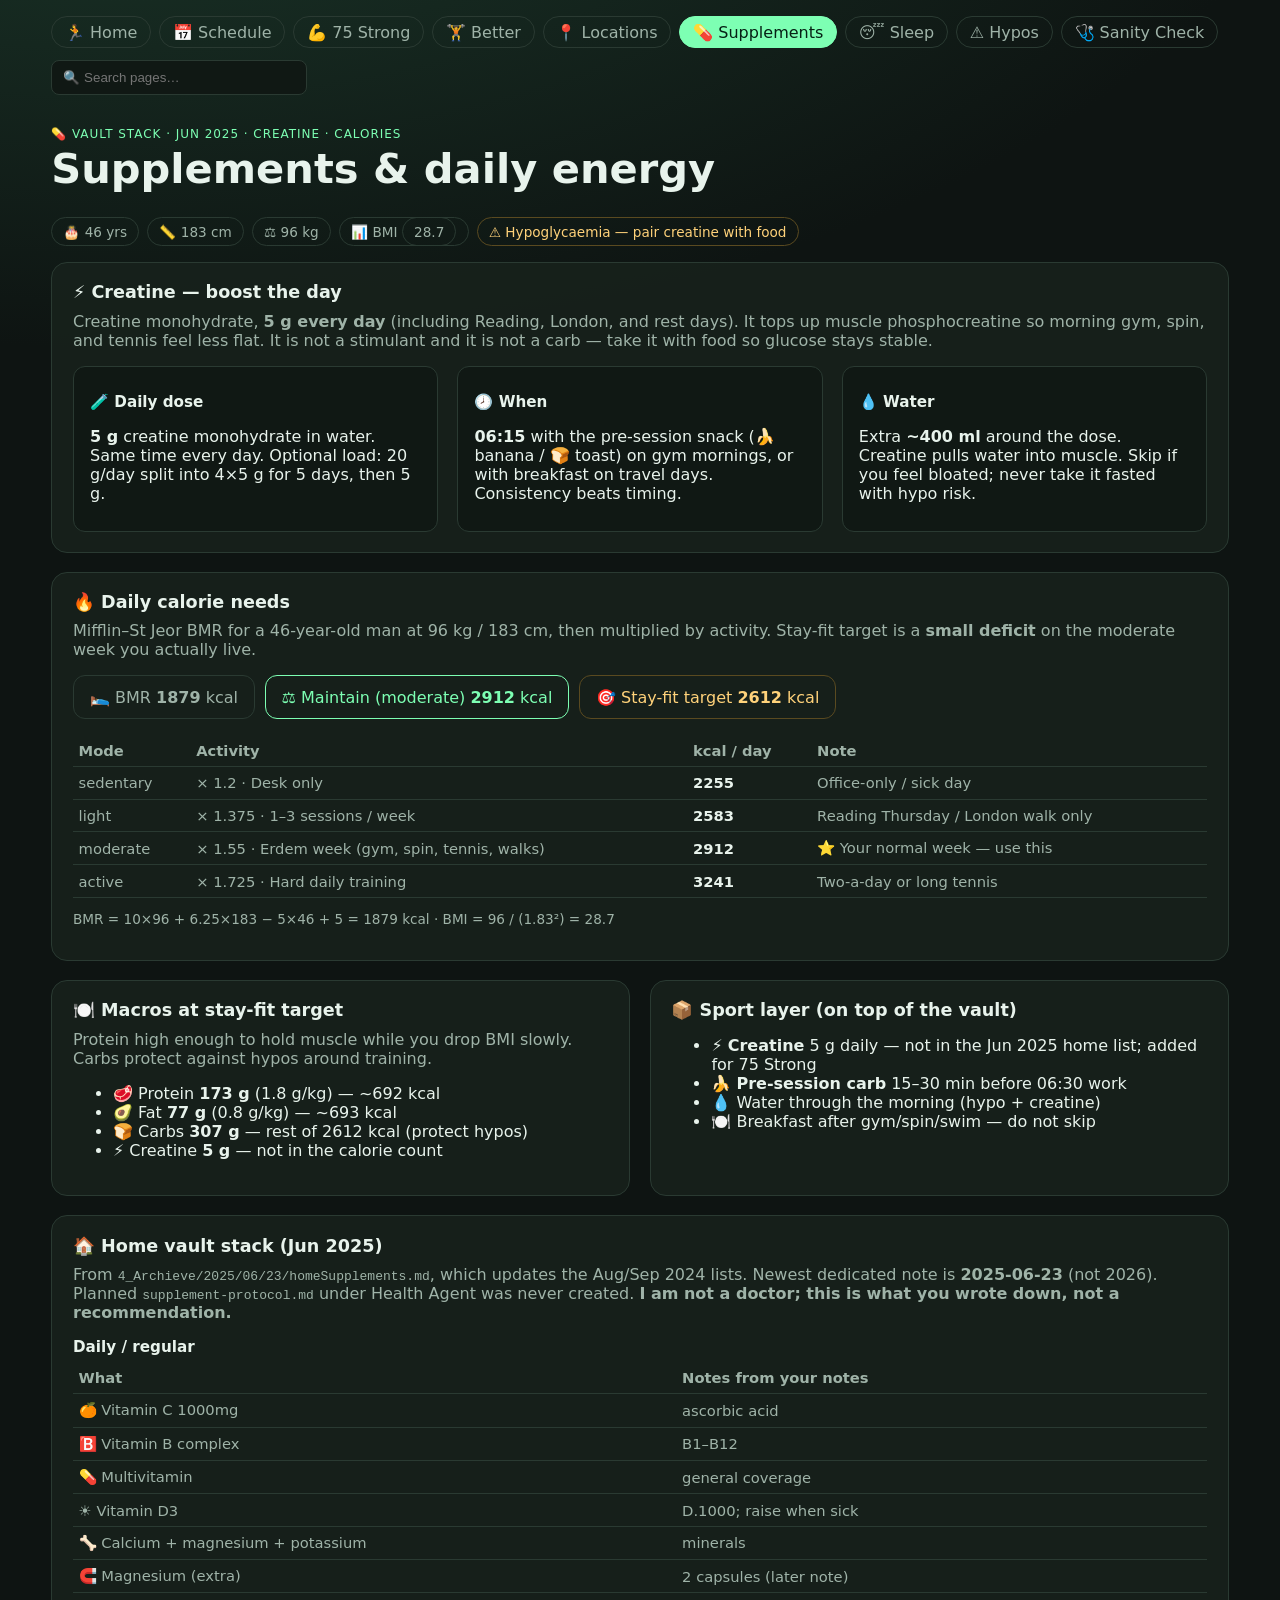
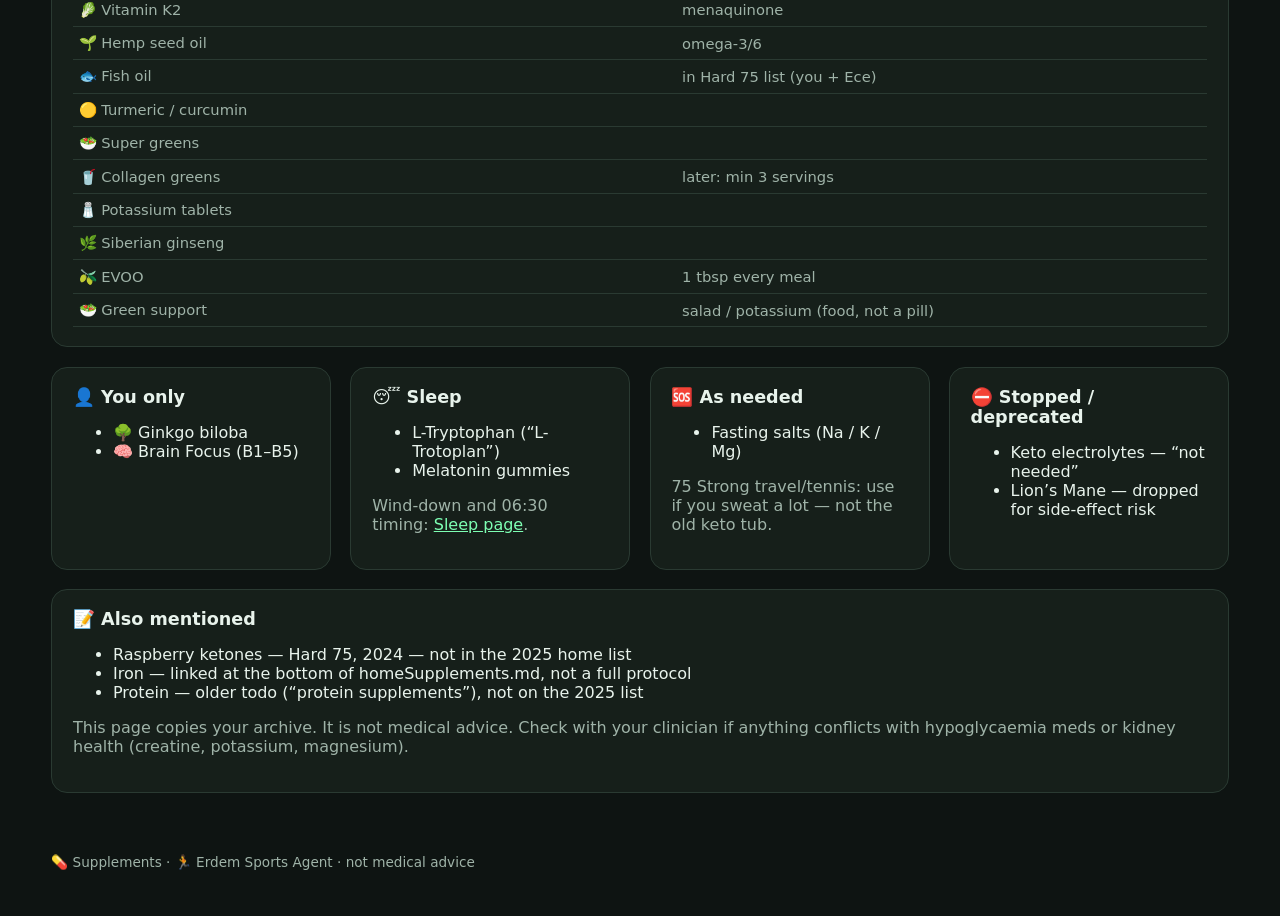
<file: public/supplements.html>
<!DOCTYPE html>
<html lang="en">
<head>
  <meta charset="UTF-8" />
  <meta name="viewport" content="width=device-width, initial-scale=1" />
  <title>💊 Supplements · Erdem Sports Agent</title>
  <link rel="stylesheet" href="./styles.css" />
</head>
<body>
  <div id="site-nav"></div>
  <header class="top">
    <div>
      <p class="kicker">💊 Vault stack · Jun 2025 · creatine · calories</p>
      <h1>Supplements &amp; daily energy</h1>
    </div>
    <div class="stats">
      <span>🎂 46 yrs</span>
      <span>📏 183 cm</span>
      <span>⚖️ 96 kg</span>
      <span>📊 BMI <span id="bmi"></span></span>
      <span class="warn">⚠️ Hypoglycaemia — pair creatine with food</span>
    </div>
  </header>

  <main>
    <section class="card creatine-hero">
      <h2>⚡ Creatine — boost the day</h2>
      <p class="lede">Creatine monohydrate, <strong>5 g every day</strong> (including Reading, London, and rest days). It tops up muscle phosphocreatine so morning gym, spin, and tennis feel less flat. It is not a stimulant and it is not a carb — take it with food so glucose stays stable.</p>
      <div class="grid-3 pills">
        <div class="mini">
          <h3>🧪 Daily dose</h3>
          <p><strong>5 g</strong> creatine monohydrate in water. Same time every day. Optional load: 20 g/day split into 4×5 g for 5 days, then 5 g.</p>
        </div>
        <div class="mini">
          <h3>🕗 When</h3>
          <p><strong>06:15</strong> with the pre-session snack (🍌 banana / 🍞 toast) on gym mornings, or with breakfast on travel days. Consistency beats timing.</p>
        </div>
        <div class="mini">
          <h3>💧 Water</h3>
          <p>Extra <strong>~400 ml</strong> around the dose. Creatine pulls water into muscle. Skip if you feel bloated; never take it fasted with hypo risk.</p>
        </div>
      </div>
    </section>

    <section class="card">
      <h2>🔥 Daily calorie needs</h2>
      <p class="lede">Mifflin–St Jeor BMR for a 46-year-old man at 96 kg / 183 cm, then multiplied by activity. Stay-fit target is a <strong>small deficit</strong> on the moderate week you actually live.</p>
      <div class="kcal-row" id="kcal-row"></div>
      <table class="kcal-table">
        <thead>
          <tr><th>Mode</th><th>Activity</th><th>kcal / day</th><th>Note</th></tr>
        </thead>
        <tbody id="kcal-body"></tbody>
      </table>
      <p class="formula" id="formula"></p>
    </section>

    <section class="grid-2">
      <article class="card">
        <h2>🍽️ Macros at stay-fit target</h2>
        <p class="lede">Protein high enough to hold muscle while you drop BMI slowly. Carbs protect against hypos around training.</p>
        <ul id="macros"></ul>
      </article>
      <article class="card">
        <h2>📦 Sport layer (on top of the vault)</h2>
        <ul>
          <li>⚡ <strong>Creatine</strong> 5 g daily — not in the Jun 2025 home list; added for 75 Strong</li>
          <li>🍌 <strong>Pre-session carb</strong> 15–30 min before 06:30 work</li>
          <li>💧 Water through the morning (hypo + creatine)</li>
          <li>🍽️ Breakfast after gym/spin/swim — do not skip</li>
        </ul>
      </article>
    </section>

    <section class="card" id="vault">
      <h2>🏠 Home vault stack (Jun 2025)</h2>
      <p class="lede">From <code>4_Archieve/2025/06/23/homeSupplements.md</code>, which updates the Aug/Sep 2024 lists. Newest dedicated note is <strong>2025-06-23</strong> (not 2026). Planned <code>supplement-protocol.md</code> under Health Agent was never created. <strong>I am not a doctor; this is what you wrote down, not a recommendation.</strong></p>
      <h3>Daily / regular</h3>
      <table class="kcal-table">
        <thead>
          <tr><th>What</th><th>Notes from your notes</th></tr>
        </thead>
        <tbody>
          <tr><td>🍊 Vitamin C 1000mg</td><td>ascorbic acid</td></tr>
          <tr><td>🅱️ Vitamin B complex</td><td>B1–B12</td></tr>
          <tr><td>💊 Multivitamin</td><td>general coverage</td></tr>
          <tr><td>☀️ Vitamin D3</td><td>D.1000; raise when sick</td></tr>
          <tr><td>🦴 Calcium + magnesium + potassium</td><td>minerals</td></tr>
          <tr><td>🧲 Magnesium (extra)</td><td>2 capsules (later note)</td></tr>
          <tr><td>🥬 Vitamin K2</td><td>menaquinone</td></tr>
          <tr><td>🌱 Hemp seed oil</td><td>omega-3/6</td></tr>
          <tr><td>🐟 Fish oil</td><td>in Hard 75 list (you + Ece)</td></tr>
          <tr><td>🟡 Turmeric / curcumin</td><td></td></tr>
          <tr><td>🥗 Super greens</td><td></td></tr>
          <tr><td>🥤 Collagen greens</td><td>later: min 3 servings</td></tr>
          <tr><td>🧂 Potassium tablets</td><td></td></tr>
          <tr><td>🌿 Siberian ginseng</td><td></td></tr>
          <tr><td>🫒 EVOO</td><td>1 tbsp every meal</td></tr>
          <tr><td>🥗 Green support</td><td>salad / potassium (food, not a pill)</td></tr>
        </tbody>
      </table>
    </section>

    <section class="grid-2">
      <article class="card" id="you-only">
        <h2>👤 You only</h2>
        <ul>
          <li>🌳 Ginkgo biloba</li>
          <li>🧠 Brain Focus (B1–B5)</li>
        </ul>
      </article>
      <article class="card" id="sleep">
        <h2>😴 Sleep</h2>
        <ul>
          <li>L-Tryptophan (“L-Trotoplan”)</li>
          <li>Melatonin gummies</li>
        </ul>
        <p class="lede">Wind-down and 06:30 timing: <a href="./sleep.html">Sleep page</a>.</p>
      </article>
      <article class="card" id="as-needed">
        <h2>🆘 As needed</h2>
        <ul>
          <li>Fasting salts (Na / K / Mg)</li>
        </ul>
        <p class="lede">75 Strong travel/tennis: use if you sweat a lot — not the old keto tub.</p>
      </article>
      <article class="card" id="stopped">
        <h2>⛔ Stopped / deprecated</h2>
        <ul>
          <li>Keto electrolytes — “not needed”</li>
          <li>Lion’s Mane — dropped for side-effect risk</li>
        </ul>
      </article>
    </section>

    <section class="card" id="also">
      <h2>📝 Also mentioned</h2>
      <ul>
        <li>Raspberry ketones — Hard 75, 2024 — not in the 2025 home list</li>
        <li>Iron — linked at the bottom of homeSupplements.md, not a full protocol</li>
        <li>Protein — older todo (“protein supplements”), not on the 2025 list</li>
      </ul>
      <p class="lede">This page copies your archive. It is not medical advice. Check with your clinician if anything conflicts with hypoglycaemia meds or kidney health (creatine, potassium, magnesium).</p>
    </section>
  </main>
  <footer>
    <p>💊 Supplements · 🏃 Erdem Sports Agent · not medical advice</p>
  </footer>
  <script src="./nav.js"></script>
  <script type="module" src="./supplements.js"></script>
</body>
</html>
</file>
<file: public/styles.css>
:root {
  --bg: #0e1412;
  --card: #17211c;
  --ink: #e8f3ec;
  --muted: #9fb3a8;
  --accent: #7dffb3;
  --warn: #ffd27a;
  --line: #2a3a32;
  font-family: "Segoe UI", system-ui, sans-serif;
}
* { box-sizing: border-box; }
body {
  margin: 0;
  background: radial-gradient(1200px 600px at 10% -10%, #1c3a2c, var(--bg));
  color: var(--ink);
  min-height: 100vh;
}
.top {
  display: flex;
  justify-content: space-between;
  gap: 1.5rem;
  padding: 2rem 4vw 1rem;
  flex-wrap: wrap;
  align-items: flex-end;
}
h1 { margin: 0.2rem 0 0; font-size: clamp(1.8rem, 4vw, 2.6rem); }
.kicker { margin: 0; letter-spacing: 0.08em; text-transform: uppercase; font-size: 0.75rem; color: var(--accent); }
.stats { display: flex; flex-wrap: wrap; gap: 0.5rem; }
.stats span {
  border: 1px solid var(--line);
  padding: 0.35rem 0.7rem;
  border-radius: 999px;
  font-size: 0.85rem;
  color: var(--muted);
}
.stats .warn { color: var(--warn); border-color: #5a4a20; }
main { padding: 0 4vw 3rem; display: grid; gap: 1.2rem; }
.grid-2 { display: grid; gap: 1.2rem; grid-template-columns: repeat(auto-fit, minmax(280px, 1fr)); }
.grid-3 { display: grid; gap: 1.2rem; grid-template-columns: repeat(auto-fit, minmax(240px, 1fr)); }
.card {
  background: color-mix(in srgb, var(--card) 88%, transparent);
  border: 1px solid var(--line);
  border-radius: 16px;
  padding: 1.2rem 1.3rem;
}
h2 { margin: 0 0 0.6rem; font-size: 1.1rem; }
.lede { color: var(--muted); margin-top: 0; }
.week { list-style: none; padding: 0; margin: 0; display: grid; gap: 0.55rem; }
.week li {
  display: grid;
  grid-template-columns: 4.2rem 1fr;
  gap: 0.7rem;
  padding: 0.55rem 0.4rem;
  border-bottom: 1px solid var(--line);
}
.week .day { color: var(--accent); font-weight: 700; }
.week .meta { color: var(--muted); font-size: 0.85rem; }
a { color: var(--accent); }
.chat {
  min-height: 140px;
  max-height: 280px;
  overflow: auto;
  border: 1px solid var(--line);
  border-radius: 10px;
  padding: 0.7rem;
  background: #101814;
  font-size: 0.92rem;
}
.msg { margin: 0 0 0.6rem; }
.msg.user { color: var(--accent); }
form#ask { display: flex; gap: 0.5rem; margin-top: 0.7rem; }
input {
  flex: 1;
  background: #101814;
  border: 1px solid var(--line);
  color: var(--ink);
  padding: 0.55rem 0.7rem;
  border-radius: 8px;
}
button {
  background: var(--accent);
  color: #062014;
  border: 0;
  border-radius: 8px;
  padding: 0.55rem 0.9rem;
  font-weight: 700;
  cursor: pointer;
}
button.ghost {
  background: transparent;
  color: var(--muted);
  border: 1px solid var(--line);
  margin-left: 0.4rem;
}
button:disabled { opacity: 0.5; cursor: default; }
.hypo ol { color: var(--muted); }
footer { padding: 0 4vw 2rem; color: var(--muted); font-size: 0.85rem; }
.nav {
  display: flex;
  gap: 0.75rem;
  padding: 1rem 4vw 0;
  flex-wrap: wrap;
  align-items: center;
  justify-content: space-between;
}
.nav-links { display: flex; flex-wrap: wrap; gap: 0.5rem; }
.nav a {
  text-decoration: none;
  border: 1px solid var(--line);
  padding: 0.35rem 0.8rem;
  border-radius: 999px;
  color: var(--muted);
}
.nav a[aria-current="page"] {
  color: #062014;
  background: var(--accent);
  border-color: var(--accent);
}
.nav-search { position: relative; min-width: min(100%, 16rem); }
.nav-search input {
  width: 100%;
}
.search-results {
  position: absolute;
  right: 0;
  left: 0;
  margin: 0.3rem 0 0;
  padding: 0.35rem;
  list-style: none;
  background: #101814;
  border: 1px solid var(--line);
  border-radius: 10px;
  z-index: 20;
  max-height: 16rem;
  overflow: auto;
}
.search-results a { display: block; border: 0; border-radius: 8px; }
.search-results .empty { color: var(--muted); padding: 0.4rem 0.6rem; font-size: 0.85rem; }
.sr-only {
  position: absolute;
  width: 1px;
  height: 1px;
  overflow: hidden;
  clip: rect(0, 0, 0, 0);
}
.pills .mini {
  border: 1px solid var(--line);
  border-radius: 12px;
  padding: 0.8rem 1rem;
  background: #101814;
}
.pills h3 { margin: 0 0 0.4rem; font-size: 1rem; }
.kcal-row { display: flex; flex-wrap: wrap; gap: 0.6rem; margin-bottom: 1rem; }
.kcal-chip {
  border: 1px solid var(--line);
  border-radius: 12px;
  padding: 0.7rem 1rem;
  color: var(--muted);
}
.kcal-chip.accent { border-color: var(--accent); color: var(--accent); }
.kcal-chip.warn { border-color: #5a4a20; color: var(--warn); }
.kcal-table { width: 100%; border-collapse: collapse; font-size: 0.92rem; }
.kcal-table th, .kcal-table td {
  text-align: left;
  padding: 0.45rem 0.35rem;
  border-bottom: 1px solid var(--line);
  color: var(--muted);
}
.kcal-table strong { color: var(--ink); }
.formula { font-size: 0.85rem; color: var(--muted); }
.section-title { margin: 0.4rem 0 0; font-size: 1.05rem; color: var(--accent); }
.tag { margin: 0 0 0.4rem; font-size: 0.8rem; color: var(--warn); }
.card h3 { margin: 0.8rem 0 0.35rem; font-size: 0.95rem; }
</file>
